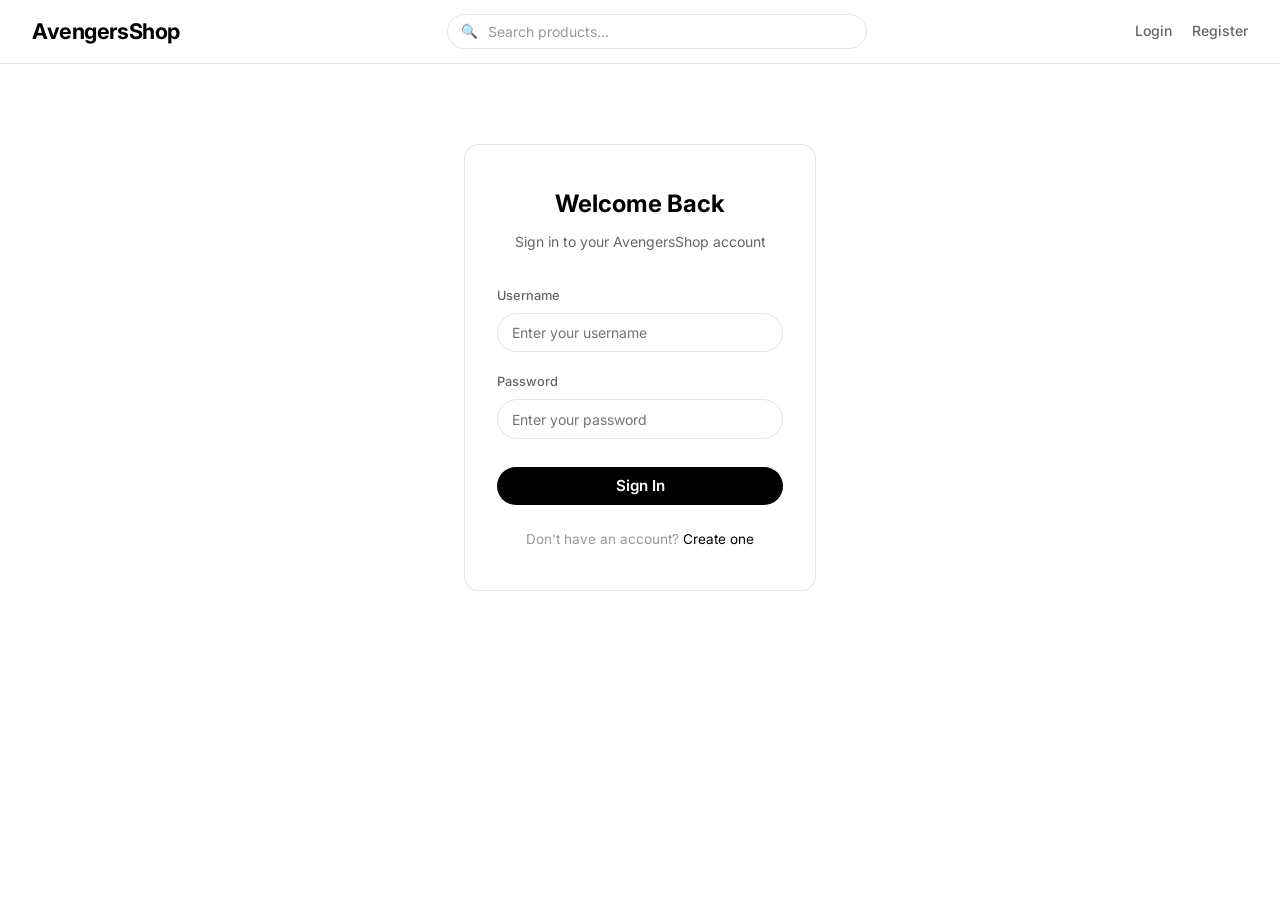
<file: templates/login.html>
<!DOCTYPE html>
<html lang="en">
<head>
    <meta charset="UTF-8">
    <meta name="viewport" content="width=device-width, initial-scale=1.0">
    <title>Login - AvengersShop</title>
    <link rel="stylesheet" href="/static/styles.css?v=3">
    <link rel="preconnect" href="https://fonts.googleapis.com">
    <link rel="preconnect" href="https://fonts.gstatic.com" crossorigin>
    <link href="https://fonts.googleapis.com/css2?family=Inter:wght@300;400;500;600;700;800&display=swap" rel="stylesheet">
</head>
<body>
    <header class="navbar">
        <div class="logo"><a href="/">AvengersShop</a></div>
        <div class="search-bar">
            <input type="text" id="search-input" placeholder="Search products..." autocomplete="off">
        </div>
        <div class="nav-links">
            <a href="/login">Login</a>
            <a href="/register">Register</a>
        </div>
    </header>

    <div class="auth-container">
        <div class="auth-card">
            <h1>Welcome Back</h1>
            <p class="auth-subtitle">Sign in to your AvengersShop account</p>

            <script>
                const params = new URLSearchParams(window.location.search);
                if (params.get('error')) {
                    document.write('<div class="alert-error">Invalid username or password.</div>');
                }
                if (params.get('registered')) {
                    document.write('<div class="alert-success">Account created successfully! Please login.</div>');
                }
            </script>

            <form action="/login" method="POST">
                <div class="form-group">
                    <label class="form-label">Username</label>
                    <input type="text" name="username" class="form-input" required placeholder="Enter your username">
                </div>
                <div class="form-group">
                    <label class="form-label">Password</label>
                    <input type="password" name="password" class="form-input" required placeholder="Enter your password">
                </div>
                <button type="submit" class="btn btn-primary btn-lg btn-block" style="margin-top: 0.5rem;">Sign In</button>
            </form>
            
            <p class="auth-footer">
                Don't have an account? <a href="/register">Create one</a>
            </p>
        </div>
    </div>
</body>
</html>
</file>
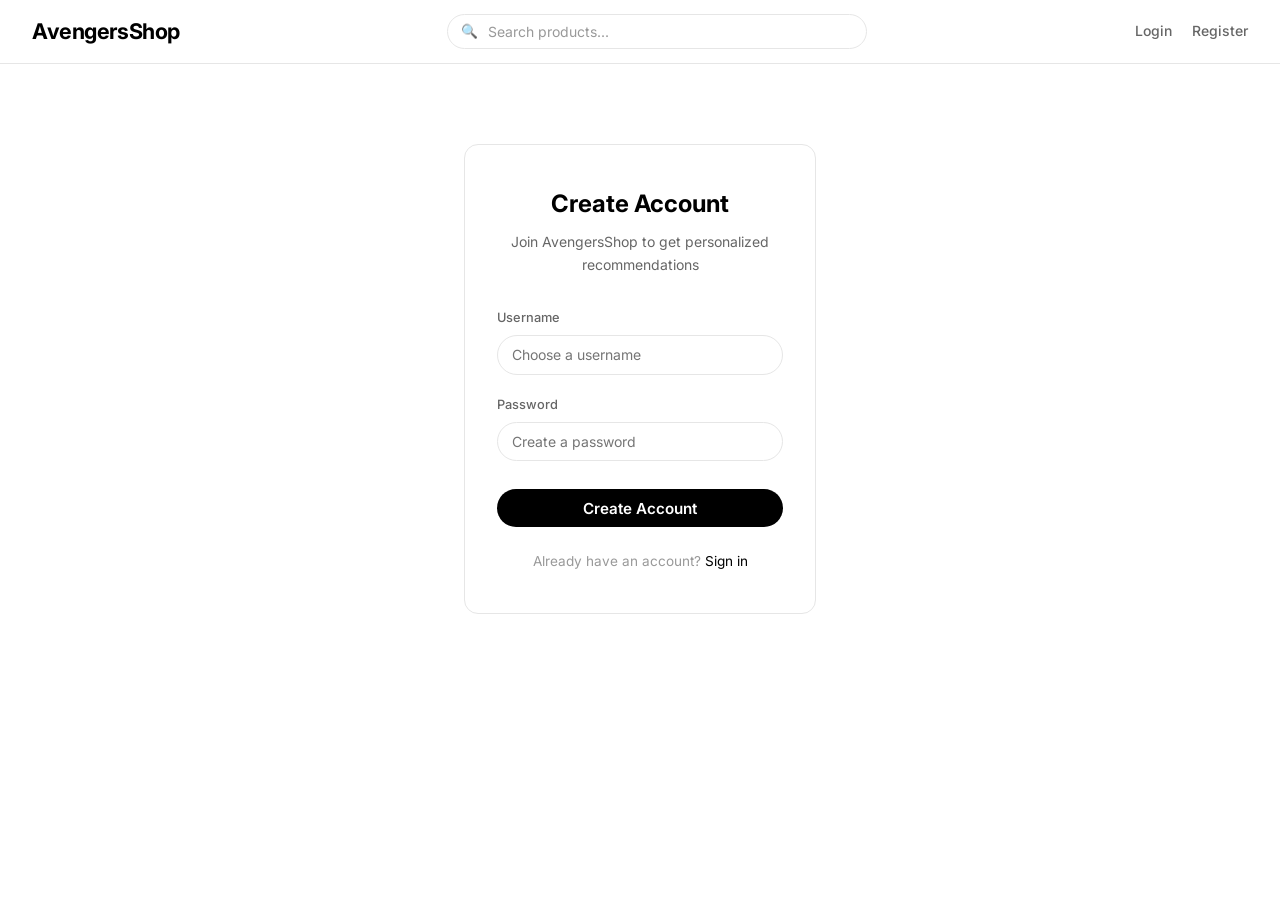
<file: templates/register.html>
<!DOCTYPE html>
<html lang="en">
<head>
    <meta charset="UTF-8">
    <meta name="viewport" content="width=device-width, initial-scale=1.0">
    <title>Register - AvengersShop</title>
    <link rel="stylesheet" href="/static/styles.css?v=3">
    <link rel="preconnect" href="https://fonts.googleapis.com">
    <link rel="preconnect" href="https://fonts.gstatic.com" crossorigin>
    <link href="https://fonts.googleapis.com/css2?family=Inter:wght@300;400;500;600;700;800&display=swap" rel="stylesheet">
</head>
<body>
    <header class="navbar">
        <div class="logo"><a href="/">AvengersShop</a></div>
        <div class="search-bar">
            <input type="text" id="search-input" placeholder="Search products..." autocomplete="off">
        </div>
        <div class="nav-links">
            <a href="/login">Login</a>
            <a href="/register">Register</a>
        </div>
    </header>

    <div class="auth-container">
        <div class="auth-card">
            <h1>Create Account</h1>
            <p class="auth-subtitle">Join AvengersShop to get personalized recommendations</p>

            <script>
                const params = new URLSearchParams(window.location.search);
                if (params.get('error')) {
                    document.write('<div class="alert-error">Username already taken. Please choose another.</div>');
                }
            </script>

            <form action="/register" method="POST">
                <div class="form-group">
                    <label class="form-label">Username</label>
                    <input type="text" name="username" class="form-input" required placeholder="Choose a username">
                </div>
                <div class="form-group">
                    <label class="form-label">Password</label>
                    <input type="password" name="password" class="form-input" required placeholder="Create a password">
                </div>
                <button type="submit" class="btn btn-primary btn-lg btn-block" style="margin-top: 0.5rem;">Create Account</button>
            </form>
            
            <p class="auth-footer">
                Already have an account? <a href="/login">Sign in</a>
            </p>
        </div>
    </div>
</body>
</html>
</file>
<file: static/styles.css>
/* ===== DemoShop Professional Theme ===== */
/* Inspired by Bootstrap's clean structure with premium dark aesthetics */

:root {
    --bg-body: #ffffff;
    --bg-surface: #f0f0f0;
    --bg-card: #ffffff;
    --bg-elevated: #ffffff;
    --primary: #000000;
    --primary-hover: #333333;
    --primary-soft: #f0f0f0;
    --accent-green: #22c55e;
    --accent-green-hover: #16a34a;
    --accent-red: #ef4444;
    --accent-amber: #f59e0b;
    --text-primary: #000000;
    --text-secondary: #666666;
    --text-muted: #999999;
    --border: #e6e6e6;
    --border-hover: #cccccc;
    --radius-sm: 6px;
    --radius-md: 50px;
    --radius-lg: 14px;
    --radius-xl: 20px;
    --shadow-sm: 0 1px 3px rgba(0,0,0,0.3);
    --shadow-md: 0 4px 12px rgba(0,0,0,0.4);
    --shadow-lg: 0 12px 32px rgba(0,0,0,0.5);
    --transition-fast: 150ms ease;
    --transition: 250ms ease;
    --font-display: "Arial Black", Impact, sans-serif;
    --font-sans: 'Inter', -apple-system, BlinkMacSystemFont, 'Segoe UI', sans-serif;
}

/* ===== Reset & Base ===== */
*, *::before, *::after {
    box-sizing: border-box;
    margin: 0;
    padding: 0;
}

html {
    scroll-behavior: smooth;
}

body {
    font-family: var(--font-sans);
    background-color: var(--bg-body);
    color: var(--text-primary);
    line-height: 1.6;
    min-height: 100vh;
    -webkit-font-smoothing: antialiased;
}

a {
    color: var(--primary);
    text-decoration: none;
    transition: color var(--transition-fast);
}
a:hover { color: var(--primary-hover); }

img { max-width: 100%; display: block; }

/* ===== Navbar ===== */
.navbar {
    display: flex;
    justify-content: space-between;
    align-items: center;
    padding: 0 2rem;
    height: 64px;
    background: rgba(255, 255, 255, 0.95);
    backdrop-filter: blur(16px);
    -webkit-backdrop-filter: blur(16px);
    border-bottom: 1px solid var(--border);
    position: sticky;
    top: 0;
    z-index: 1000;
}

.logo a {
    font-size: 1.35rem;
    font-weight: 700;
    letter-spacing: -0.02em;
    background: transparent;
    -webkit-background-clip: text;
    -webkit-text-fill-color: initial; color: #000;
    background-clip: text;
}

/* Search */
.search-bar {
    position: relative;
    flex: 0 1 420px;
}

.search-bar input {
    width: 100%;
    padding: 0.5rem 1rem 0.5rem 2.5rem;
    border-radius: var(--radius-xl);
    border: 1px solid var(--border);
    background: var(--bg-body);
    color: var(--text-primary);
    font-size: 0.875rem;
    outline: none;
    transition: var(--transition);
    font-family: var(--font-sans);
}
.search-bar input::placeholder {
    color: var(--text-muted);
}
.search-bar input:focus {
    border-color: var(--primary);
    box-shadow: 0 0 0 3px var(--primary-soft);
}

.search-bar::before {
    content: "🔍";
    position: absolute;
    left: 0.85rem;
    top: 50%;
    transform: translateY(-50%);
    font-size: 0.85rem;
    pointer-events: none;
}

/* Search dropdown */
.search-results {
    position: absolute;
    top: calc(100% + 6px);
    left: 0;
    right: 0;
    background: var(--bg-surface);
    border: 1px solid var(--border);
    border-radius: var(--radius-md);
    box-shadow: var(--shadow-lg);
    z-index: 200;
    display: none;
    overflow: hidden;
}
.search-results.active { display: block; }

.search-result-item {
    display: flex;
    align-items: center;
    gap: 0.75rem;
    padding: 0.65rem 1rem;
    cursor: pointer;
    transition: background var(--transition-fast);
    text-decoration: none;
    color: var(--text-primary);
}
.search-result-item:hover {
    background: var(--primary-soft);
    color: var(--text-primary);
}
.search-result-item img {
    width: 40px;
    height: 40px;
    border-radius: var(--radius-sm);
    object-fit: cover;
}
.search-result-info { flex: 1; }
.search-result-info .name {
    font-size: 0.875rem;
    font-weight: 500;
}
.search-result-info .meta {
    font-size: 0.75rem;
    color: var(--text-secondary);
}

.search-all-link {
    display: block;
    text-align: center;
    padding: 0.6rem;
    font-size: 0.8rem;
    color: var(--primary);
    border-top: 1px solid var(--border);
    transition: background var(--transition-fast);
}
.search-all-link:hover { background: var(--primary-soft); }

/* Nav links */
.nav-links {
    display: flex;
    align-items: center;
    gap: 1.25rem;
}

.nav-links a {
    display: flex;
    align-items: center;
    gap: 0.35rem;
    font-size: 0.875rem;
    font-weight: 500;
    color: var(--text-secondary);
    transition: color var(--transition-fast);
    white-space: nowrap;
}
.nav-links a:hover { color: var(--text-primary); }

.nav-divider {
    width: 1px;
    height: 20px;
    background: var(--border);
}

/* ===== Hero Section ===== */
.hero {
    position: relative;
    text-align: center;
    padding: 4.5rem 2rem 3.5rem;
    background: transparent;
    border-bottom: 1px solid var(--border);
    overflow: hidden;
}

.hero::before {
    content: "";
    position: absolute;
    top: -50%;
    left: 50%;
    transform: translateX(-50%);
    width: 600px;
    height: 600px;
    background: radial-gradient(circle, rgba(79, 140, 255, 0.08) 0%, transparent 70%);
    pointer-events: none;
}

.hero h1 {
    font-size: 2.75rem;
    font-weight: 800;
    letter-spacing: -0.03em;
    line-height: 1.15;
    margin-bottom: 0.75rem;
    position: relative;
}

.hero p {
    color: var(--text-secondary);
    font-size: 1.1rem;
    max-width: 520px;
    margin: 0 auto;
    position: relative;
}

/* ===== Layout Container ===== */
.container {
    max-width: 1280px;
    margin: 0 auto;
    padding: 0 2rem;
}

/* ===== Category Pills ===== */
.category-filter {
    display: flex;
    gap: 0.5rem;
    flex-wrap: wrap;
    padding: 1.5rem 0 0.5rem;
    justify-content: center;
}

.category-pill {
    display: inline-flex;
    align-items: center;
    padding: 0.4rem 1rem;
    border-radius: var(--radius-xl);
    border: 1px solid var(--border);
    background: transparent;
    color: var(--text-secondary);
    font-size: 0.8rem;
    font-weight: 500;
    cursor: pointer;
    transition: var(--transition-fast);
    text-decoration: none;
    font-family: var(--font-sans);
}
.category-pill:hover {
    border-color: var(--primary);
    color: var(--primary);
    background: var(--primary-soft);
}
.category-pill.active {
    background: var(--primary);
    border-color: var(--primary);
    color: #fff;
}

/* ===== Section Headings ===== */
.section-header {
    display: flex;
    justify-content: space-between;
    align-items: center;
    margin: 2.5rem 0 1.25rem;
}

.section-header h2 {
    font-size: 1.5rem;
    font-weight: 700;
    letter-spacing: -0.02em;
}

.section-header .badge {
    font-size: 0.75rem;
    font-weight: 600;
    color: var(--primary);
    background: var(--primary-soft);
    padding: 0.25rem 0.75rem;
    border-radius: var(--radius-xl);
}

/* ===== Product Grid ===== */
.product-grid {
    display: grid;
    grid-template-columns: repeat(auto-fill, minmax(260px, 1fr));
    gap: 1.25rem;
    padding-bottom: 3rem;
}

.product-card {
    background: var(--bg-card);
    border-radius: var(--radius-lg);
    border: 1px solid var(--border);
    overflow: hidden;
    display: flex;
    flex-direction: column;
    transition: transform var(--transition), box-shadow var(--transition), border-color var(--transition);
}

.product-card:hover {
    transform: translateY(-4px);
    box-shadow: var(--shadow-lg);
    border-color: var(--border-hover);
}

.product-card .card-image {
    position: relative;
    overflow: hidden;
    aspect-ratio: 4 / 3;
    background: var(--bg-surface);
}
.product-card .card-image img {
    width: 100%;
    height: 100%;
    object-fit: cover;
    transition: transform 0.4s ease;
}
.product-card:hover .card-image img {
    transform: scale(1.05);
}

.card-badge {
    position: absolute;
    top: 0.75rem;
    left: 0.75rem;
    background: var(--primary);
    color: #fff;
    font-size: 0.65rem;
    font-weight: 700;
    text-transform: uppercase;
    letter-spacing: 0.05em;
    padding: 0.2rem 0.5rem;
    border-radius: var(--radius-sm);
}

.card-body {
    padding: 1rem 1.15rem;
    display: flex;
    flex-direction: column;
    flex: 1;
}

.card-category {
    font-size: 0.7rem;
    font-weight: 600;
    text-transform: uppercase;
    letter-spacing: 0.08em;
    color: var(--primary);
    margin-bottom: 0.25rem;
}

.card-title {
    font-size: 0.95rem;
    font-weight: 600;
    margin-bottom: 0.4rem;
    line-height: 1.3;
    color: var(--text-primary);
}

.card-brand {
    font-size: 0.75rem;
    color: var(--text-muted);
    margin-bottom: 0.6rem;
}

.card-footer {
    display: flex;
    align-items: center;
    justify-content: space-between;
    margin-top: auto;
    padding-top: 0.75rem;
    border-top: 1px solid var(--border);
}

.card-price {
    font-size: 1.1rem;
    font-weight: 700;
    color: var(--text-primary);
}

/* Buttons */
.btn {
    display: inline-flex;
    align-items: center;
    justify-content: center;
    gap: 0.35rem;
    padding: 0.5rem 1rem;
    font-size: 0.8rem;
    font-weight: 600;
    border-radius: var(--radius-md);
    border: none;
    cursor: pointer;
    transition: var(--transition-fast);
    font-family: var(--font-sans);
    line-height: 1;
}

.btn-primary {
    background: var(--primary);
    color: #fff;
}
.btn-primary:hover {
    background: var(--primary-hover);
    box-shadow: 0 2px 8px rgba(79, 140, 255, 0.35);
}

.btn-success {
    background: var(--accent-green);
    color: #fff;
}
.btn-success:hover {
    background: var(--accent-green-hover);
}

.btn-outline {
    background: transparent;
    border: 1px solid var(--border);
    color: var(--text-secondary);
}
.btn-outline:hover {
    border-color: var(--primary);
    color: var(--primary);
    background: var(--primary-soft);
}

.btn-danger-outline {
    background: transparent;
    border: 1px solid var(--accent-red);
    color: var(--accent-red);
}
.btn-danger-outline:hover {
    background: var(--accent-red);
    color: #fff;
}

.btn-lg {
    padding: 0.7rem 1.5rem;
    font-size: 0.95rem;
    border-radius: var(--radius-md);
}

.btn-block {
    width: 100%;
}

/* ===== Product Details ===== */
.product-details-layout {
    display: grid;
    grid-template-columns: 1fr 1fr;
    gap: 3rem;
    margin: 2.5rem 0;
    background: var(--bg-card);
    padding: 2rem;
    border-radius: var(--radius-lg);
    border: 1px solid var(--border);
}

.product-image-large {
    display: flex;
    align-items: center;
    justify-content: center;
    background: var(--bg-surface);
    border-radius: var(--radius-md);
    overflow: hidden;
}
.product-image-large img {
    width: 100%;
    max-height: 450px;
    object-fit: cover;
}

.product-info-large { display: flex; flex-direction: column; }

.product-info-large h1 {
    font-size: 2rem;
    font-weight: 800;
    letter-spacing: -0.02em;
    margin-bottom: 0.25rem;
}

.brand-label {
    font-size: 0.85rem;
    color: var(--text-muted);
    margin-bottom: 1rem;
}

.price-large {
    font-size: 2rem;
    font-weight: 700;
    color: var(--accent-green);
    margin-bottom: 1rem;
}

.description {
    color: var(--text-secondary);
    font-size: 0.95rem;
    margin-bottom: 1.5rem;
    line-height: 1.7;
}

.specifications {
    margin-bottom: 1.5rem;
}

.specifications h3 {
    font-size: 1rem;
    font-weight: 600;
    margin-bottom: 0.75rem;
    padding-bottom: 0.5rem;
    border-bottom: 1px solid var(--border);
}

.spec-table {
    width: 100%;
    border-collapse: collapse;
}

.spec-table tr {
    border-bottom: 1px solid var(--border);
}
.spec-table tr:last-child { border-bottom: none; }

.spec-table td {
    padding: 0.55rem 0;
    font-size: 0.85rem;
}

.spec-table td:first-child {
    color: var(--text-muted);
    width: 35%;
    font-weight: 500;
}

.add-to-cart-large {
    margin-top: auto;
    padding: 0.85rem 2rem;
    font-size: 1rem;
    background: var(--primary);
    color: #fff;
    border: none;
    border-radius: var(--radius-md);
    cursor: pointer;
    font-weight: 600;
    transition: var(--transition-fast);
    font-family: var(--font-sans);
}
.add-to-cart-large:hover {
    background: var(--primary-hover);
    box-shadow: 0 4px 14px rgba(79, 140, 255, 0.35);
}

/* Related Products */
.related-section {
    margin: 3rem 0;
}
.related-section h2 {
    font-size: 1.35rem;
    font-weight: 700;
    margin-bottom: 1.25rem;
}

/* ===== Cart Layout ===== */
.cart-layout {
    display: grid;
    grid-template-columns: 2fr 1fr;
    gap: 2rem;
    margin: 2rem 0 3rem;
}

.cart-items {
    display: flex;
    flex-direction: column;
    gap: 0.75rem;
}

.cart-item {
    display: flex;
    align-items: center;
    background: var(--bg-card);
    padding: 1rem;
    border-radius: var(--radius-md);
    border: 1px solid var(--border);
    gap: 1.25rem;
    transition: border-color var(--transition-fast);
}
.cart-item:hover {
    border-color: var(--border-hover);
}

.cart-item img {
    width: 80px;
    height: 80px;
    object-fit: cover;
    border-radius: var(--radius-sm);
}

.cart-item-info { flex: 1; }

.cart-item-title {
    font-size: 1rem;
    font-weight: 600;
    margin-bottom: 0.25rem;
}

.cart-item-price {
    font-size: 0.875rem;
    color: var(--text-secondary);
}

.remove-btn {
    background: transparent;
    color: var(--accent-red);
    border: 1px solid rgba(239, 68, 68, 0.3);
    padding: 0.4rem 0.85rem;
    border-radius: var(--radius-sm);
    cursor: pointer;
    font-size: 0.8rem;
    font-weight: 500;
    transition: var(--transition-fast);
    font-family: var(--font-sans);
}
.remove-btn:hover {
    background: var(--accent-red);
    color: #fff;
    border-color: var(--accent-red);
}

.cart-summary {
    background: var(--bg-card);
    padding: 1.5rem;
    border-radius: var(--radius-md);
    border: 1px solid var(--border);
    height: fit-content;
    position: sticky;
    top: 80px;
}

.cart-summary h2 {
    font-size: 1.15rem;
    font-weight: 700;
    margin-bottom: 1.25rem;
    padding-bottom: 0.75rem;
    border-bottom: 1px solid var(--border);
}

.summary-row {
    display: flex;
    justify-content: space-between;
    margin-bottom: 0.6rem;
    font-size: 0.9rem;
    color: var(--text-secondary);
}

.summary-row.total {
    font-size: 1.2rem;
    font-weight: 700;
    color: var(--text-primary);
    margin-top: 0.75rem;
    padding-top: 0.75rem;
    border-top: 1px solid var(--border);
}

.checkout-btn {
    width: 100%;
    padding: 0.8rem;
    background: var(--accent-green);
    color: #fff;
    border: none;
    border-radius: var(--radius-md);
    font-size: 0.95rem;
    font-weight: 600;
    cursor: pointer;
    margin-top: 1.25rem;
    transition: var(--transition-fast);
    font-family: var(--font-sans);
}
.checkout-btn:hover {
    background: var(--accent-green-hover);
    box-shadow: 0 4px 14px rgba(34, 197, 94, 0.3);
}

/* ===== Auth Pages ===== */
.auth-container {
    max-width: 400px;
    margin: 5rem auto;
    padding: 0 1.5rem;
}

.auth-card {
    background: var(--bg-card);
    border: 1px solid var(--border);
    border-radius: var(--radius-lg);
    padding: 2.5rem 2rem;
}

.auth-card h1 {
    text-align: center;
    font-size: 1.5rem;
    font-weight: 700;
    margin-bottom: 0.5rem;
}

.auth-subtitle {
    text-align: center;
    color: var(--text-secondary);
    font-size: 0.875rem;
    margin-bottom: 2rem;
}

.form-group {
    margin-bottom: 1.25rem;
}

.form-label {
    display: block;
    font-size: 0.8rem;
    font-weight: 500;
    color: var(--text-secondary);
    margin-bottom: 0.4rem;
}

.form-input {
    width: 100%;
    padding: 0.65rem 0.85rem;
    border-radius: var(--radius-md);
    border: 1px solid var(--border);
    background: var(--bg-body);
    color: var(--text-primary);
    font-size: 0.875rem;
    outline: none;
    transition: var(--transition-fast);
    font-family: var(--font-sans);
}
.form-input:focus {
    border-color: var(--primary);
    box-shadow: 0 0 0 3px var(--primary-soft);
}

.auth-footer {
    text-align: center;
    margin-top: 1.5rem;
    font-size: 0.85rem;
    color: var(--text-muted);
}

.alert-error {
    background: rgba(239, 68, 68, 0.1);
    border: 1px solid rgba(239, 68, 68, 0.3);
    color: var(--accent-red);
    padding: 0.65rem 1rem;
    border-radius: var(--radius-md);
    font-size: 0.85rem;
    margin-bottom: 1.25rem;
    text-align: center;
}

.alert-success {
    background: rgba(34, 197, 94, 0.1);
    border: 1px solid rgba(34, 197, 94, 0.3);
    color: var(--accent-green);
    padding: 0.65rem 1rem;
    border-radius: var(--radius-md);
    font-size: 0.85rem;
    margin-bottom: 1.25rem;
    text-align: center;
}

/* ===== Chat Widget ===== */
.chat-widget {
    position: fixed;
    bottom: 1.5rem;
    right: 1.5rem;
    width: 380px;
    background: var(--bg-surface);
    border-radius: var(--radius-lg);
    box-shadow: var(--shadow-lg);
    border: 1px solid var(--border);
    display: flex;
    flex-direction: column;
    overflow: hidden;
    z-index: 1000;
}

.chat-header {
    background: transparent;
    padding: 0.85rem 1rem;
    display: flex;
    justify-content: space-between;
    align-items: center;
    cursor: pointer;
    font-weight: 600;
    font-size: 0.9rem;
    color: #fff;
}

.chat-body {
    display: flex;
    flex-direction: column;
    height: 420px;
}

.messages {
    flex: 1;
    padding: 1rem;
    overflow-y: auto;
    display: flex;
    flex-direction: column;
    gap: 0.75rem;
}

.message {
    max-width: 85%;
    padding: 0.7rem 0.9rem;
    border-radius: var(--radius-md);
    font-size: 0.85rem;
    line-height: 1.5;
    word-wrap: break-word;
}
.message p { margin-bottom: 0.4rem; }
.message p:last-child { margin-bottom: 0; }

.message.user {
    background: var(--primary);
    color: #fff;
    align-self: flex-end;
    border-bottom-right-radius: 3px;
}

.message.assistant {
    background: var(--bg-card);
    border: 1px solid var(--border);
    color: var(--text-primary);
    align-self: flex-start;
    border-bottom-left-radius: 3px;
}

.message.assistant strong { color: #fff; }
.message.assistant ul { margin-left: 1.25rem; margin-top: 0.35rem; }

.chat-input-area {
    padding: 0.75rem;
    display: flex;
    gap: 0.5rem;
    border-top: 1px solid var(--border);
    background: var(--bg-surface);
}

.chat-input-area input {
    flex: 1;
    padding: 0.6rem 0.85rem;
    border-radius: var(--radius-md);
    border: 1px solid var(--border);
    background: var(--bg-body);
    color: var(--text-primary);
    font-size: 0.85rem;
    outline: none;
    font-family: var(--font-sans);
}
.chat-input-area input:focus { border-color: var(--primary); }

.chat-input-area button {
    padding: 0 1rem;
    background: var(--primary);
    color: #fff;
    border: none;
    border-radius: var(--radius-md);
    font-weight: 600;
    font-size: 0.85rem;
    cursor: pointer;
    transition: var(--transition-fast);
    font-family: var(--font-sans);
}
.chat-input-area button:hover { background: var(--primary-hover); }

/* Typing animation */
.typing-indicator {
    display: inline-flex;
    gap: 4px;
    padding: 4px 8px;
}
.typing-indicator span {
    width: 6px;
    height: 6px;
    background: var(--text-muted);
    border-radius: 50%;
    animation: typing 1.2s infinite ease-in-out both;
}
.typing-indicator span:nth-child(1) { animation-delay: -0.3s; }
.typing-indicator span:nth-child(2) { animation-delay: -0.15s; }

@keyframes typing {
    0%, 80%, 100% { transform: scale(0); }
    40% { transform: scale(1); }
}

/* ===== Toast Notifications ===== */
#toast-container {
    position: fixed;
    bottom: 1.5rem;
    left: 1.5rem;
    display: flex;
    flex-direction: column;
    gap: 0.75rem;
    z-index: 9999;
}

.toast {
    background: var(--accent-green);
    color: #fff;
    padding: 0.75rem 1.25rem;
    border-radius: var(--radius-md);
    box-shadow: var(--shadow-md);
    display: flex;
    align-items: center;
    gap: 0.5rem;
    font-size: 0.85rem;
    font-weight: 500;
    animation: slideIn 0.3s ease forwards;
    opacity: 0;
    transform: translateX(-20px);
}
.toast.hiding {
    animation: fadeOut 0.3s ease forwards;
}

@keyframes slideIn {
    to { opacity: 1; transform: translateX(0); }
}
@keyframes fadeOut {
    to { opacity: 0; transform: translateX(-20px); }
}

/* ===== Search Results Banner ===== */
.search-banner {
    text-align: center;
    padding: 1.5rem;
    margin-bottom: 0.5rem;
}
.search-banner h2 {
    font-size: 1.25rem;
    color: var(--text-secondary);
    font-weight: 400;
}
.search-banner span {
    color: var(--text-primary);
    font-weight: 700;
}

/* ===== Empty State ===== */
.empty-state {
    text-align: center;
    padding: 4rem 2rem;
    color: var(--text-muted);
}
.empty-state h3 {
    font-size: 1.2rem;
    margin-bottom: 0.5rem;
    color: var(--text-secondary);
}

/* ===== Footer ===== */
.footer {
    border-top: 1px solid var(--border);
    padding: 2rem;
    text-align: center;
    color: var(--text-muted);
    font-size: 0.8rem;
    margin-top: 2rem;
}

/* ===== Responsive ===== */
@media (max-width: 768px) {
    .navbar { padding: 0 1rem; }
    .search-bar { flex: 0 1 200px; }
    .hero h1 { font-size: 2rem; }
    .hero { padding: 3rem 1.5rem 2.5rem; }
    .product-grid { grid-template-columns: repeat(auto-fill, minmax(160px, 1fr)); gap: 0.75rem; }
    .product-details-layout { grid-template-columns: 1fr; gap: 1.5rem; }
    .cart-layout { grid-template-columns: 1fr; }
    .chat-widget {
        width: 100%;
        bottom: 0;
        right: 0;
        border-radius: var(--radius-lg) var(--radius-lg) 0 0;
    }
}

/* ===== SHOP.CO Custom Styles ===== */
.promo-bar {
    background-color: #000;
    color: #fff;
    text-align: center;
    padding: 0.5rem;
    font-size: 0.85rem;
}
.promo-bar a {
    color: #fff;
    text-decoration: underline;
    font-weight: 600;
}

.nav-center-links {
    display: flex;
    gap: 1.5rem;
    font-weight: 500;
}
.nav-center-links a {
    color: #000;
}

.hero-shopco {
    display: flex;
    align-items: center;
    background-color: #f2f0f1;
    padding: 0 4rem;
    min-height: 500px;
}
.hero-content {
    flex: 1;
    max-width: 600px;
    padding: 4rem 0;
}
.hero-content h1 {
    font-family: var(--font-display);
    font-size: 4rem;
    line-height: 1;
    margin-bottom: 1.5rem;
    text-transform: uppercase;
}
.hero-content p {
    color: var(--text-secondary);
    font-size: 1.1rem;
    margin-bottom: 2rem;
}
.btn-shop-now {
    background: #000;
    color: #fff;
    padding: 1rem 3rem;
    border-radius: 50px;
    font-size: 1rem;
    display: inline-block;
}
.hero-stats {
    display: flex;
    gap: 2rem;
    margin-top: 3rem;
}
.stat h3 {
    font-size: 2rem;
    font-weight: 700;
}
.stat p {
    font-size: 0.85rem;
    color: var(--text-muted);
    margin: 0;
}
.hero-image {
    flex: 1;
    display: flex;
    justify-content: flex-end;
}
.hero-image img {
    max-height: 550px;
    object-fit: contain;
}

.brand-banner {
    background: #000;
    padding: 2rem;
    display: flex;
    justify-content: space-around;
    align-items: center;
    flex-wrap: wrap;
    gap: 2rem;
}
.brand-banner span {
    color: #fff;
    font-family: var(--font-display);
    font-size: 1.5rem;
}

/* Product Card overrides */
.product-card {
    border: none;
    box-shadow: none;
}
.product-card:hover {
    box-shadow: var(--shadow-md);
}
.product-card .card-image {
    border-radius: 20px;
    background: #f0eeef;
}
.card-title {
    font-size: 1.1rem;
    font-weight: 700;
}
.card-price {
    font-size: 1.25rem;
}
</file>
